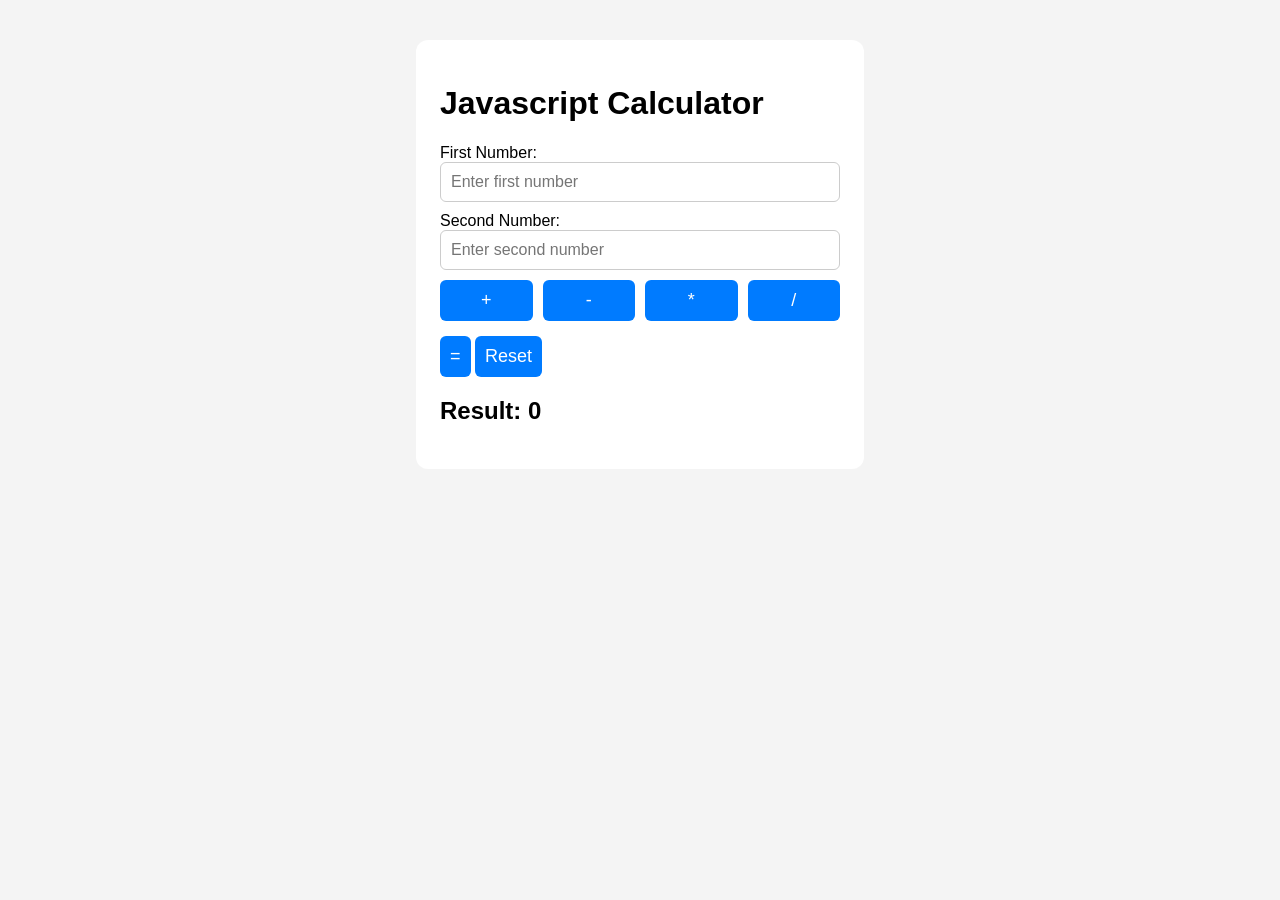
<file: index.html>
<!DOCTYPE html>
<html lang="en">

<head>
    <meta charset="UTF-8">
    <meta name="viewport" content="width=device-width, initial-scale=1.0">
    <title>Javascript Calculator</title>
    <link rel="stylesheet" href="style.css">
</head>

<body>
    <div class="calculator">
        <h1>Javascript Calculator</h1>
        <label for="num1">First Number:</label>
        <input type="number" id="num1" placeholder="Enter first number">
        <label for="num2">Second Number:</label>
        <input type="number" id="num2" placeholder="Enter second number">
        <div class="operations">
            <button type="button" id="add">+</button>
            <button type="button" id="subtract">-</button>
            <button type="button" id="multiply">*</button>
            <button type="button" id="divide">/</button>
        </div>

        <button type="button" id="equals">=</button>
        <button type="button" id="reset">Reset</button>
        <h2> Result: <span id="result">0</span></h2>
    </div>
    <script src="script.js"></script>
</body>

</html>
</file>
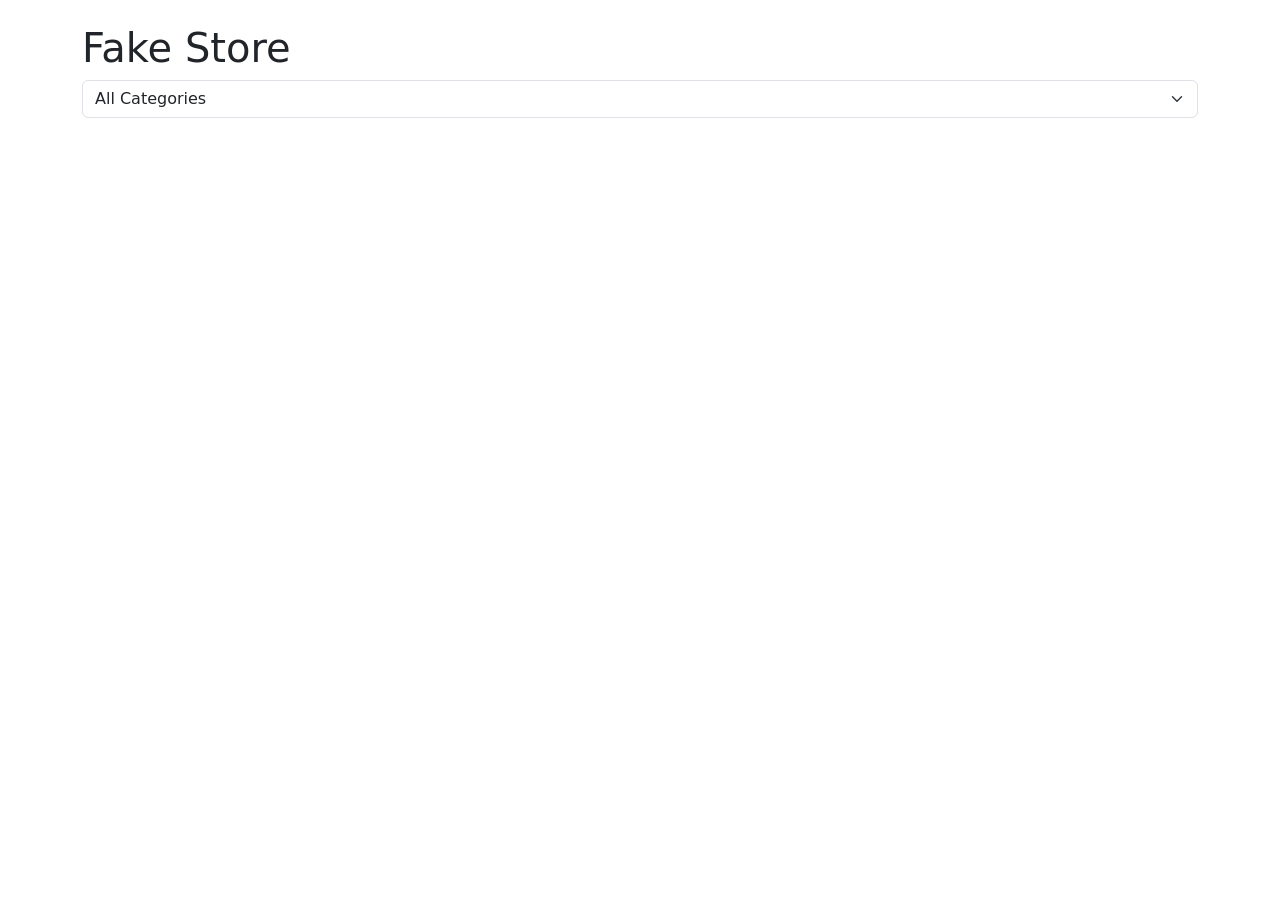
<file: Lab10/index.html>
<!DOCTYPE html>
<html lang="en">
<head>
    <meta charset="UTF-8">
    <meta name="viewport" content="width=device-width, initial-scale=1.0">
    <title>Lab 10 - Fake Store</title>
    <link href="https://cdn.jsdelivr.net/npm/bootstrap@5.3.1/dist/css/bootstrap.min.css" rel="stylesheet">
</head>
<body>
    <div class="container mt-4">
    
    <h1>Fake Store</h1>
<select id="category-filter" class="form-select mb-4">
        <option value="all">All Categories</option>
    </select>
    <div id="product-list" class="row g-3"></div>
</div>
<!-- Product card template -->
 <template id="product-template">
    <div class="col-12 col-md-6 col-lg-3">
        <div class="card h-100">
            <img src="" class="card-img-top p-3" alt="">
            <div class="card-body">
                <h5 class="card-title"></h5>
                <p class="card-price fw-bold"></p>
                <p class="card-text"></p>
            </div>
        </div>
    </div>
    </template>
</template>
<script src="script.js"></script>
</body>
</html>
</file>
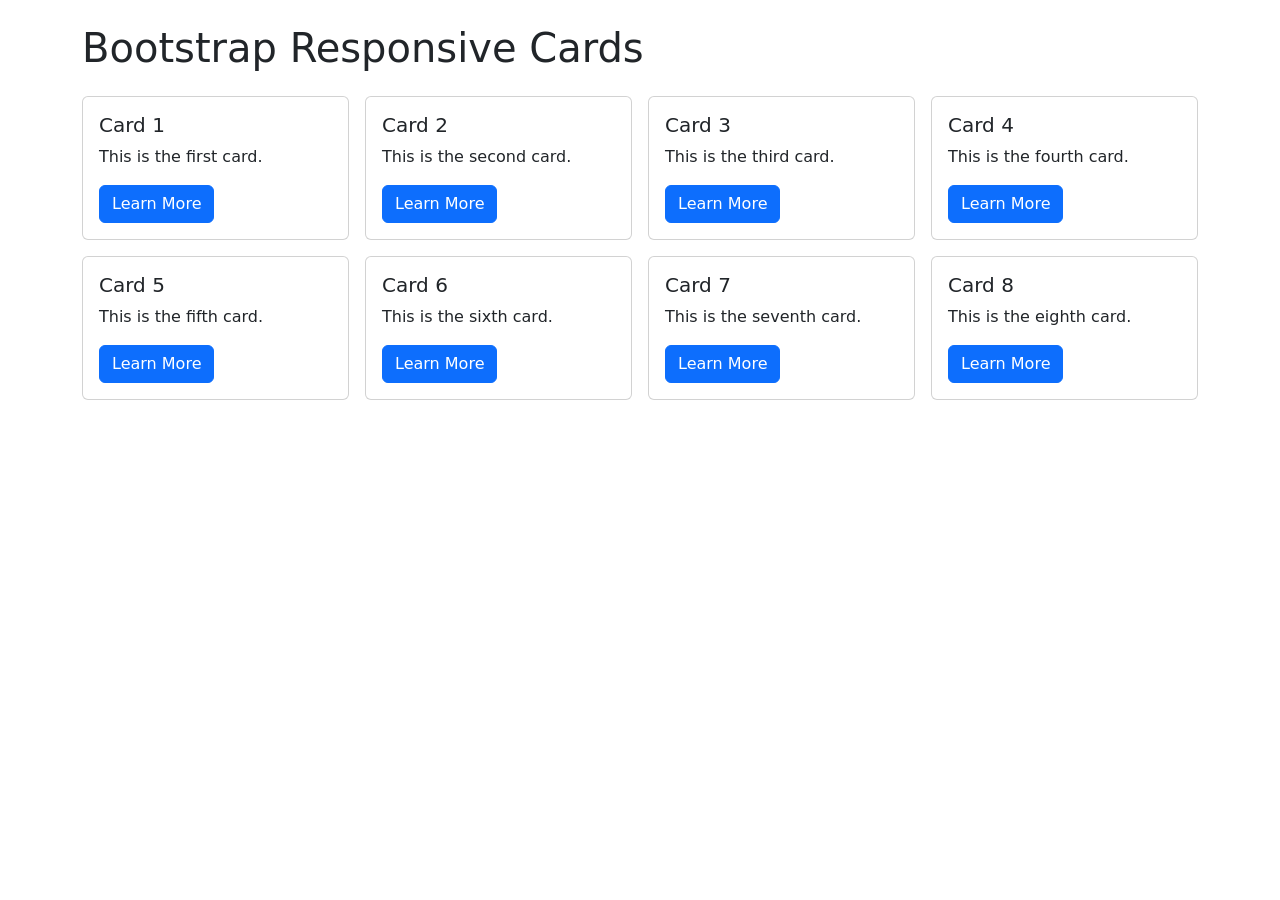
<file: Lab4/index.html>
<!DOCTYPE html>
<html lang="en">
<head>
    <meta charset="UTF-8">
    <meta name="viewport" content="width=device-width, initial-scale=1.0">
    <title>Lab 4 - Bootstrap Cards</title>
    <!-- Import Bootstrap -->
    <link href="https://cdn.jsdelivr.net/npm/bootstrap@5.3.1/dist/css/bootstrap.min.css" rel="stylesheet">
</head>
<body>
    <div class="container mt-4">
        <h1 class="mb-4">Bootstrap Responsive Cards</h1>
        <div class="row g-3">
            <!-- Card 1 -->
            <div class="col-12 col-md-6 col-lg-3">
                <div class="card h-100">
                    <div class="card-body">
                        <h5 class="card-title">Card 1</h5>
                        <p class="card-text">This is the first card.</p>
                        <button class="btn btn-primary">Learn More</button>
                    </div>
                </div>
            </div>
            <!-- Card 2 -->
            <div class="col-12 col-md-6 col-lg-3">
                <div class="card h-100">
                    <div class="card-body">
                        <h5 class="card-title">Card 2</h5>
                        <p class="card-text">This is the second card.</p>
                        <button class="btn btn-primary">Learn More</button>
                    </div>
                </div>
            </div>
            <!-- Card 3 -->
            <div class="col-12 col-md-6 col-lg-3">
                <div class="card h-100">
                    <div class="card-body">
                        <h5 class="card-title">Card 3</h5>
                        <p class="card-text">This is the third card.</p>
                        <button class="btn btn-primary">Learn More</button>
                    </div>
                </div>
            </div>
            <!-- Card 4 -->
            <div class="col-12 col-md-6 col-lg-3">
                <div class="card h-100">
                    <div class="card-body">
                        <h5 class="card-title">Card 4</h5>
                        <p class="card-text">This is the fourth card.</p>
                        <button class="btn btn-primary">Learn More</button>
                    </div>
                </div>
            </div>
            <!-- Card 5 -->
            <div class="col-12 col-md-6 col-lg-3">
                <div class="card h-100">
                    <div class="card-body">
                        <h5 class="card-title">Card 5</h5>
                        <p class="card-text">This is the fifth card.</p>
                        <button class="btn btn-primary">Learn More</button>
                    </div>
                </div>
            </div>
            <!-- Card 6 -->
            <div class="col-12 col-md-6 col-lg-3">
                <div class="card h-100">
                    <div class="card-body">
                        <h5 class="card-title">Card 6</h5>
                        <p class="card-text">This is the sixth card.</p>
                        <button class="btn btn-primary">Learn More</button>
                    </div>
                </div>
            </div>
            <!-- Card 7 -->
            <div class="col-12 col-md-6 col-lg-3">
                <div class="card h-100">
                    <div class="card-body">
                        <h5 class="card-title">Card 7</h5>
                        <p class="card-text">This is the seventh card.</p>
                        <button class="btn btn-primary">Learn More</button>
                    </div>
                </div>
            </div>
            <!-- Card 8 -->
            <div class="col-12 col-md-6 col-lg-3">
                <div class="card h-100">
                    <div class="card-body">
                        <h5 class="card-title">Card 8</h5>
                        <p class="card-text">This is the eighth card.</p>
                        <button class="btn btn-primary">Learn More</button>
                    </div>
                </div>
            </div>
        </div>
    </div>
</body>
</html>
</file>
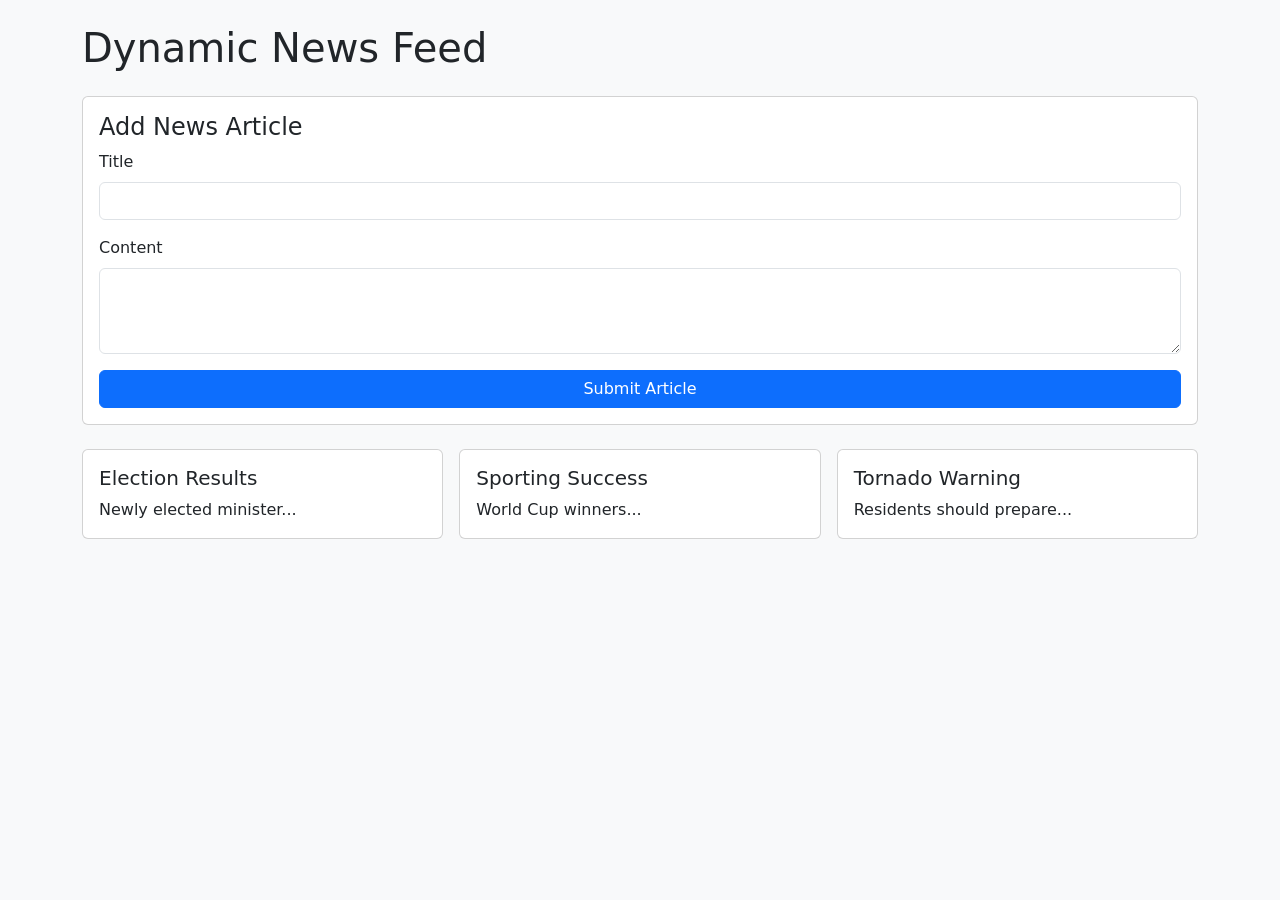
<file: Lab5/index.html>
<!DOCTYPE html>
<html lang="en">
<head>
    <meta charset="UTF-8">
    <meta name="viewport" content="width=device-width, initial-scale=1.0">
    <title>Lab 5 - Dynamic News Feed</title>
    <link href="https://cdn.jsdelivr.net/npm/bootstrap@5.3.1/dist/css/bootstrap.min.css" rel="stylesheet">
</head>
<body class="bg-light">
    <div class="container mt-4">
        <h1 class="mb-4">Dynamic News Feed</h1>
        <form id="news-form" class="card p-3 mb-4">
            <h2 class="h4">Add News Article</h2>
            <div class="mb-3">
                <label for="title" class="form-label">Title</label>
                <input type="text" id="title" class="form-control" required>
            </div>
            <div class="mb-3">
                <label for="content" class="form-label">Content</label>
                <textarea id="content" class="form-control" rows="3" required></textarea>
            </div>
            <button type="submit" class="btn btn-primary">
                Submit Article
            </button>
        </form>
        <!-- Container for articles -->
        <div id="news-list" class="row g-3"></div>
    <!-- Reusable news card template -->
    <template id="news-template">
        <div class="col-12 col-md-6 col-lg-4">
            <div class="card h-100">
                <div class="card-body">
                    <h5 class="card-title"></h5>
                    <p class="card-text"></p>
                </div>
            </div>
        </div>
    </template>

    <script src="script.js"></script>

</body>

</html>
</file>
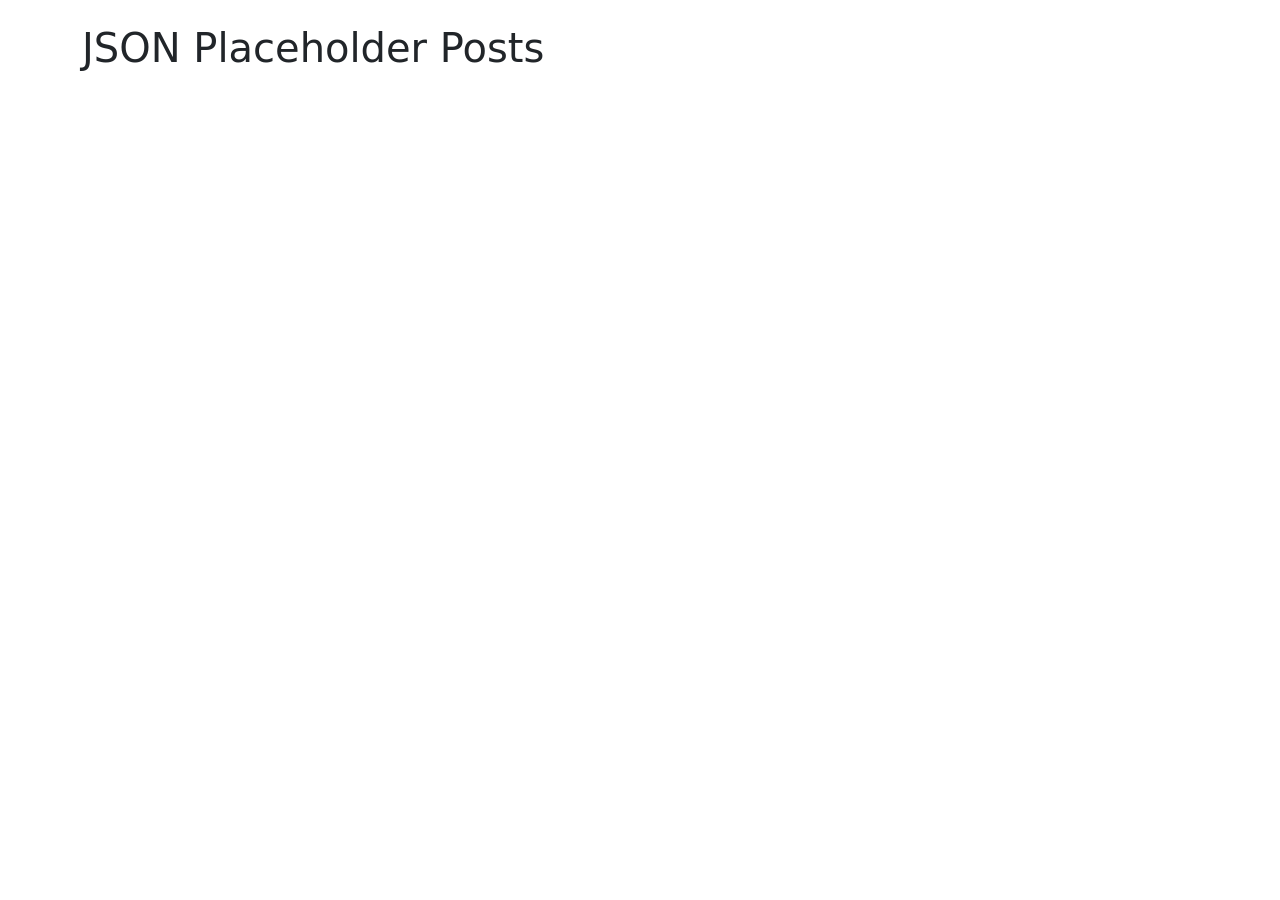
<file: Lab6/index.html>
<!DOCTYPE html>
<html lang="en">
<head>
    <meta charset="UTF-8">
    <meta name="viewport" content="width=device-width, initial-scale=1.0">
    <title>Lab 6 - Fetch API</title>
    <link href="https://cdn.jsdelivr.net/npm/bootstrap@5.3.1/dist/css/bootstrap.min.css" rel="stylesheet">
</head>
<body>
    <body>
    <div class="container mt-4">
        <h1>JSON Placeholder Posts</h1>
        <div id="post-list" class="row g-3"></div>
    </div>
    <template id="post-template">
        <div class="col-12 col-md-6 col-lg-3">
            <div class="card h-100">
                <div class="card-body">
                    <h5 class="card-title"></h5>
                    <p class="card-text"></p>
                </div>
            </div>
        </div>
    </template>
    <script src="script.js"></script>
</body>
</html>
</file>
<file: style.css>
body {
    font-family: Arial, sans-serif;
    background-color: #f4f4f4;
    margin: 40px;
}

.calculator {
    max-width: 400px;
    margin: 0 auto;
    padding: 24px;
    background-color: #fff;
    border-radius: 12px;
}

.calculator input {
    display: block; 
    width: 100%;
    padding: 10px;
    margin-bottom: 10px;
    border: 1px solid #ccc;
    bottom: 10px;
    border-radius: 6px;
    box-sizing: border-box;
    font-size: 16px;
}

.operations {
    display: grid;
    grid-template-columns: repeat(4, 1fr);
    gap: 10px;
    margin-bottom: 15px;
}

.calculator button {
    padding: 10px;
    font-size: 18px;
    border: none;
    border-radius: 6px;
    background-color: #007BFF;
    color: white;
    cursor: pointer;
}

.calculator button:hover {
    background-color: #d0d5db;
}
</file>
